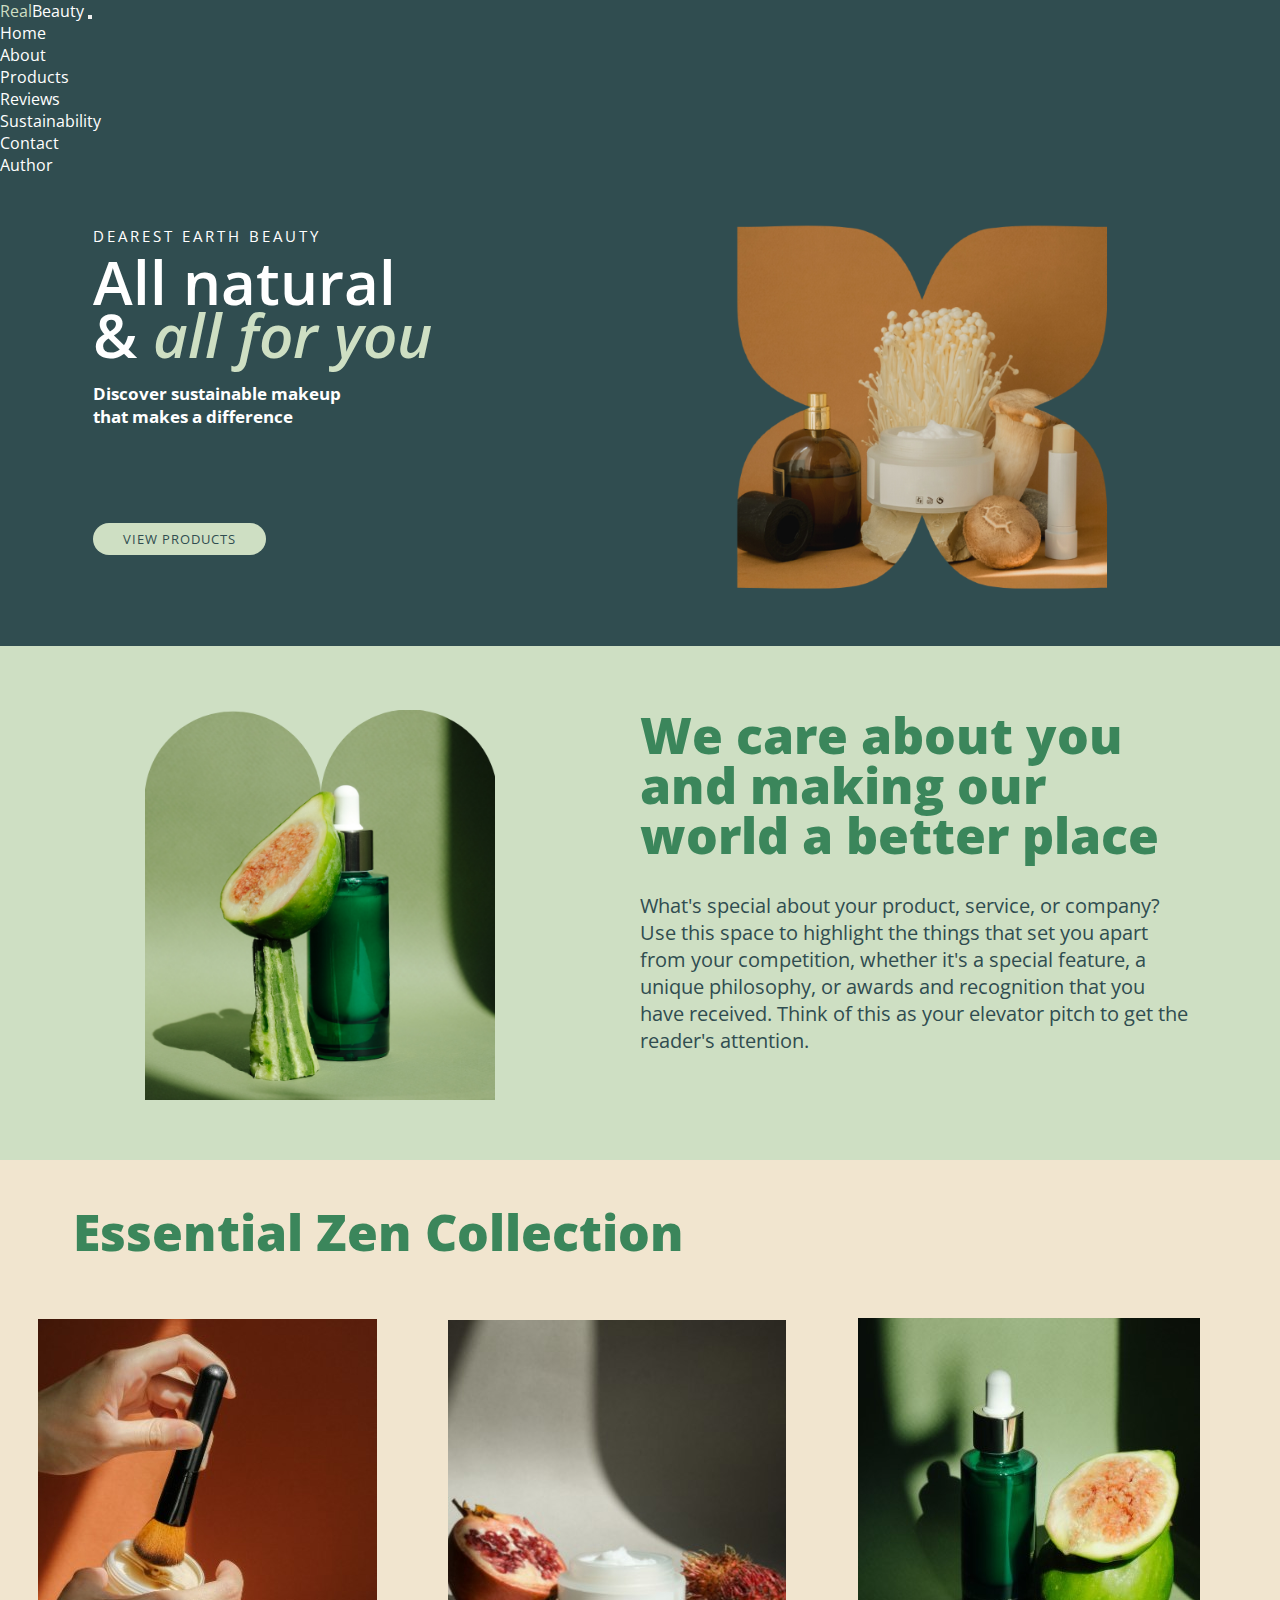
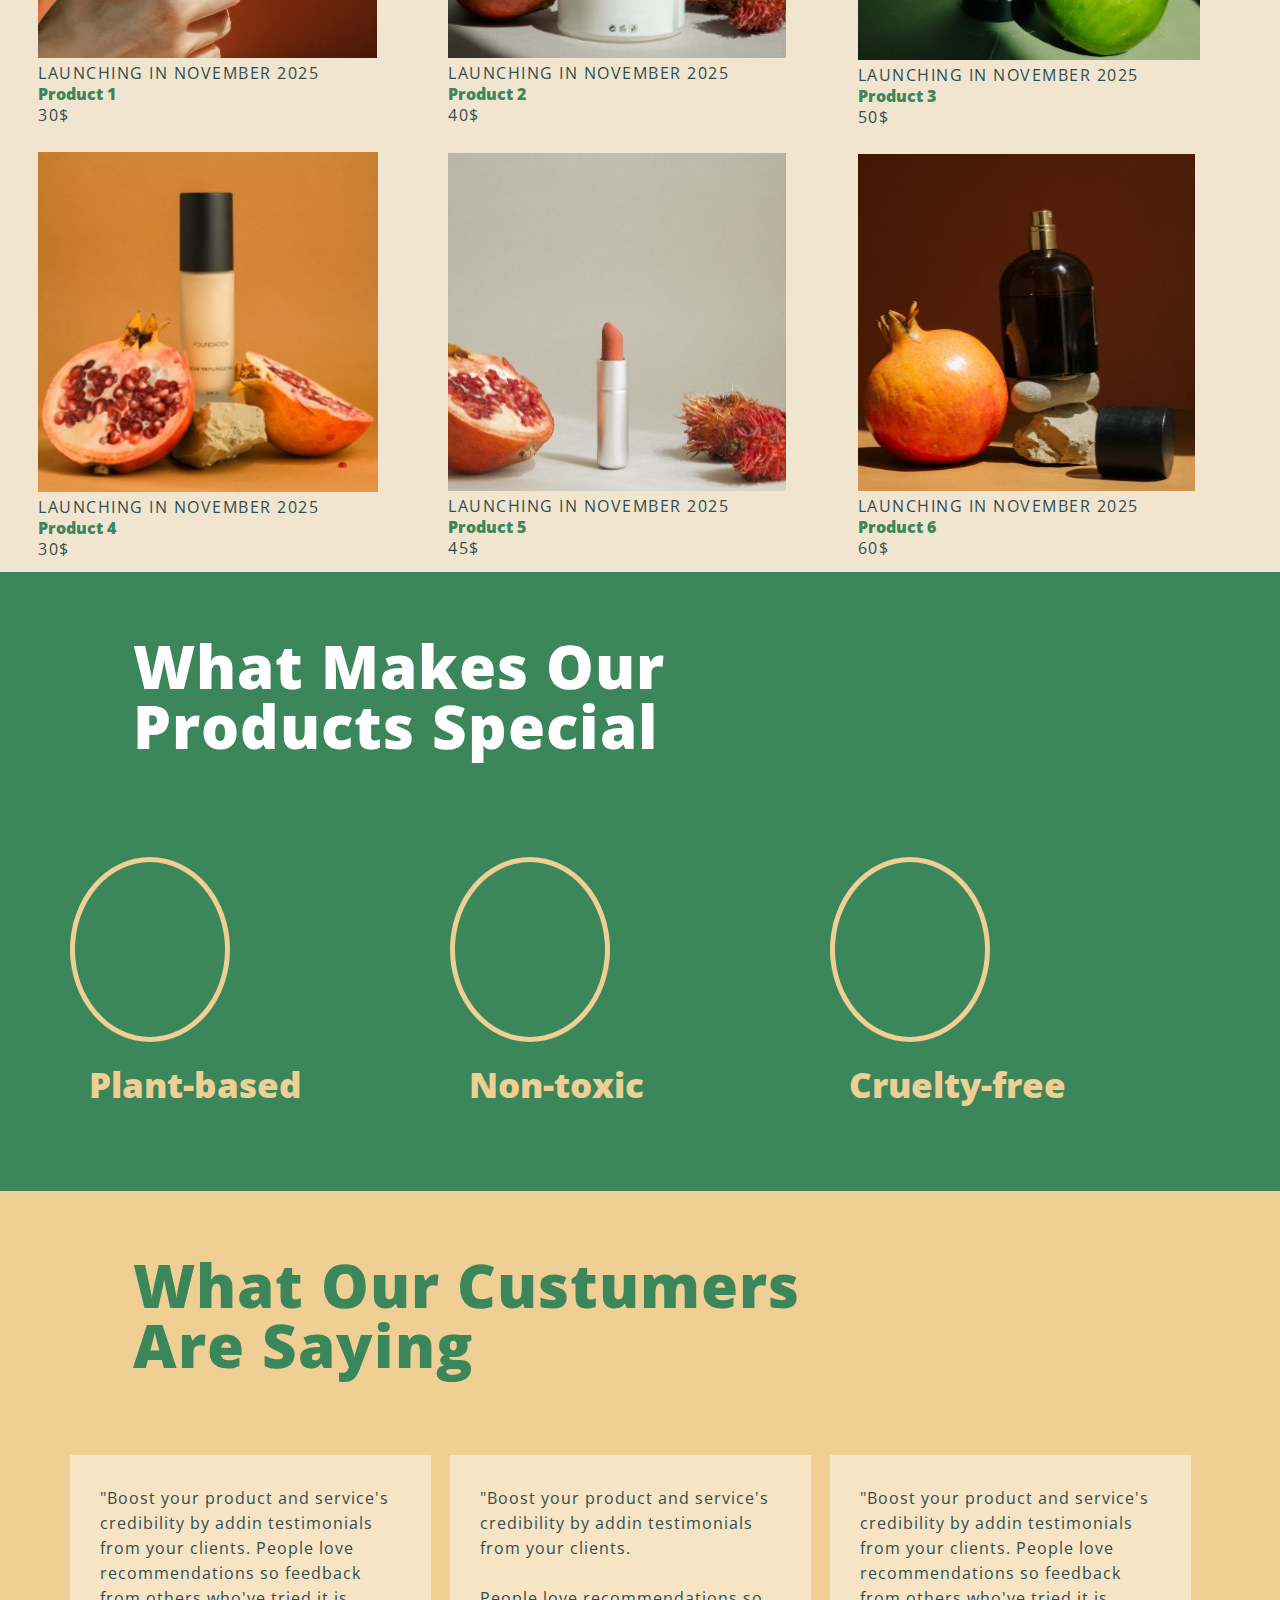
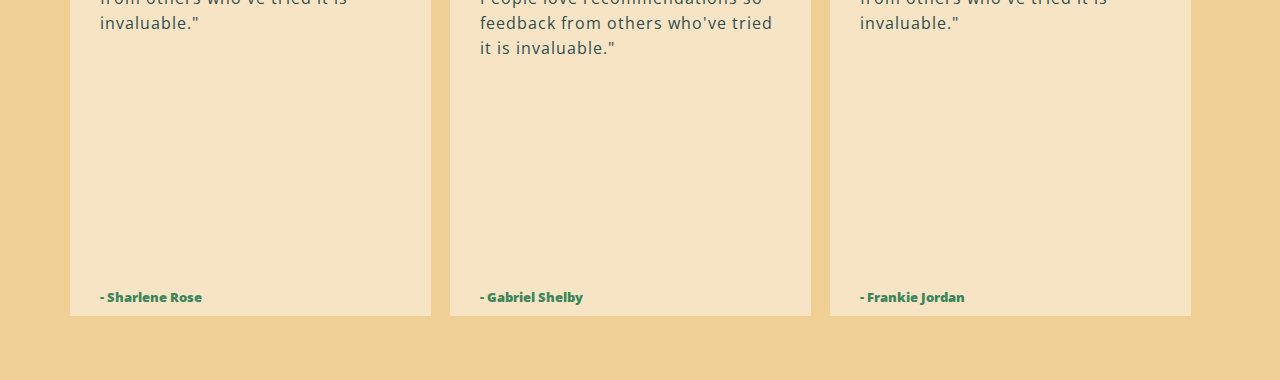
<file: index.html>
<!DOCTYPE html>
<html lang="en">
<head>
    <meta charset="UTF-8">
    <meta name="viewport" content="width=device-width, initial-scale=1.0">
    <title>Real</title>

    <link href="https://cdn.jsdelivr.net/npm/bootstrap@5.0.2/dist/css/bootstrap.min.css" rel="stylesheet" 
    integrity="sha384-EVSTQN3/azprG1Anm3QDgpJLIm9Nao0Yz1ztcQTwFspd3yD65VohhpuuCOmLASjC" crossorigin="anonymous">
    <link rel="stylesheet" href="assets/css/style.css">

    <link rel="preconnect" href="https://fonts.googleapis.com">
    <link rel="preconnect" href="https://fonts.gstatic.com" crossorigin>
    <link href="https://fonts.googleapis.com/css2?family=DM+Sans:opsz,wght@9..40,400;9..40,700&family=Open+Sans&display=swap" rel="stylesheet">
    <link rel="stylesheet" href="https://cdnjs.cloudflare.com/ajax/libs/font-awesome/6.5.1/css/all.min.css" integrity="sha512-DTOQO9RWCH3ppGqcWaEA1BIZOC6xxalwEsw9c2QQeAIftl+Vegovlnee1c9QX4TctnWMn13TZye+giMm8e2LwA=="
     crossorigin="anonymous" referrerpolicy="no-referrer" />
</head>
<body>

    <!-- Navbar start-->
    
    <nav class="navbar navbar-expand-lg ">
        <div class="container-fluid">
          <a class="navbar-brand" href="#home"><span>Real</span>Beauty</a>
          <button class="navbar-toggler" type="button" data-bs-toggle="collapse" data-bs-target="#navbarNav" aria-controls="navbarNav" aria-expanded="false" aria-label="Toggle navigation">
            <span class="navbar-toggler-icon"></span>
          </button>
          <div class="collapse navbar-collapse" id="navbarNav">
            <ul class="navbar-nav">
              <li class="nav-item">
                <a class="nav-link active" aria-current="page" href="#">Home</a>
              </li>
              <li class="nav-item">
                <a class="nav-link" href="#">About</a>
              </li>
              <li class="nav-item">
                <a class="nav-link" href="#">Products</a>
              </li>
              <li class="nav-item">
                <a class="nav-link" href="#">Reviews</a>
              </li>
              <li class="nav-item">
                <a class="nav-link" href="#">Sustainability</a>
              </li>
              <li class="nav-item">
                <a class="nav-link" href="#">Contact</a>
              </li>
              <li class="nav-item">
                <a class="nav-link" href="#">Author</a>
              </li>
            </ul>
          </div>
        </div>
      </nav>

      <!-- Navbar end-->

      <!-- Home start-->
        <div id="home" class="container-fluid">
            <div class="home-block block-left">
                <p>DEAREST EARTH BEAUTY</p>
                <h1>All natural<br>
                & <span>all for you</span></h1>
                <h2>Discover sustainable makeup <br>
                that makes a difference
                </h2>
                <button>VIEW PRODUCTS</button>
            </div>
            <div  class="home-block block-right">
                <img src="assets/images/image1.png" alt="slika 1">
            </div>
        </div>
      <!-- Home end-->

      <!-- About start-->

        <div id="about">
          <div id="about-content">
            <div class="about-block">
              <img src="assets/images/image2.png" alt="slika 2">
            </div>
            <div class="about-block">
              <h1>We care about you<br>
                and making our <br>
                world a better place</h1>
              <p>What's special about your product, service, or company? 
                Use this space to highlight the things that set you apart from your competition, 
                whether it's a special feature, a unique philosophy, or awards and recognition that you have received. 
                Think of this as your elevator pitch to get the reader's attention.</p>
            </div>
          </div>
        </div>

      <!-- About end-->

      <!-- Products start-->

        <div id="products-section">
          <h1>Essential Zen Collection</h1>
          <div id="products">
            <div class="card">
              <img class="card-img-top" src="assets/images/product1.jpg" alt="Product 1">
              <div class="card-body">
                <p class="card-text">launching in november 2025</p>
                <h4 class="card-title">Product 1</h4>
                <p class="card-text">30$</p>
              </div>
            </div>
            <div class="card">
              <img class="card-img-top" src="assets/images/product2.jpg" alt="Product 2">
              <div class="card-body">
                <p class="card-text">launching in november 2025</p>
                <h4 class="card-title">Product 2</h4>
                <p class="card-text">40$</p>
              </div>
            </div>
            <div class="card">
              <img class="card-img-top" src="assets/images/product3.jpg" alt="Product 3">
              <div class="card-body">
                <p class="card-text">launching in november 2025</p>
                <h4 class="card-title">Product 3</h4>
                <p class="card-text">50$</p>
              </div>
            </div>
            <div class="card">
              <img class="card-img-top" src="assets/images/product4.jpg" alt="Product 4">
              <div class="card-body">
                <p class="card-text">launching in november 2025</p>
                <h4 class="card-title">Product 4</h4>
                <p class="card-text">30$</p>
              </div>
            </div>
            <div class="card">
              <img class="card-img-top" src="assets/images/product5.jpg" alt="Product 5">
              <div class="card-body">
                <p class="card-text">launching in november 2025</p>
                <h4 class="card-title">Product 5</h4>
                <p class="card-text">45$</p>
              </div>
            </div>
            <div class="card">
              <img class="card-img-top" src="assets/images/product6.jpg" alt="Product 6">
              <div class="card-body">
                <p class="card-text">launching in november 2025</p>
                <h4 class="card-title">Product 6</h4>
                <p class="card-text">60$</p>
              </div>
            </div>
          </div>
        </div>

      <!-- Products end-->

      <!-- Special start-->
        <div id="special-section">
          <h1>What Makes Our </br> Products Special</h1>
          <div id="specials">
            <div class="card">
              <div class="card-icon">
                <i class="fa-solid fa-seedling"></i>
              </div>
              <div class="card-body">
                <h4 class="card-title">Plant-based</h4>
              </div>
            </div>
            <div class="card">
              <div class="card-icon">
                <i class="fa-solid fa-skull-crossbones"></i>
              </div>
              <div class="card-body">
                <h4 class="card-title">Non-toxic</h4>
              </div>
            </div>
            <div class="card">
              <div class="card-icon">
                <i class="fa-solid fa-shield-dog"></i>
              </div>
              <div class="card-body">
                <h4 class="card-title">Cruelty-free</h4>
              </div>
            </div>
          </div>
        </div>
      <!-- Special end-->

      <!-- Comments start-->
        <div id="comments-section">
          <h1>What Our Custumers </br>Are Saying</h1>
          <div id="comments">
            <div class="card">
              <div class="card-body">
                <p class="card-text">"Boost your product and service's credibility by addin testimonials from your clients. People love
                  recommendations so feedback from others who've tried it is invaluable."</p>
                <h5 class="card-title">- Sharlene Rose</h5>
              </div>
            </div>
            <div class="card">
              <div class="card-body">
                <p class="card-text">"Boost your product and service's credibility by addin testimonials from your clients.</br></br> People love
                  recommendations so feedback from others who've tried it is invaluable."</p>
                <h5 class="card-title">- Gabriel Shelby</h5>
              </div>
            </div>
            <div class="card">
              <div class="card-body">
                <p class="card-text">"Boost your product and service's credibility by addin testimonials from your clients. People love
                  recommendations so feedback from others who've tried it is invaluable."</p>
                <h5 class="card-title">- Frankie Jordan</h5>
              </div>
            </div>
          </div>
        </div>
      <!--Comments end-->


      <!-- Form start-->

      <!--Form end-->

    <script src="assets/script/main.js"></script>
    <script src="https://cdn.jsdelivr.net/npm/bootstrap@5.0.2/dist/js/bootstrap.bundle.min.js" 
    integrity="sha384-MrcW6ZMFYlzcLA8Nl+NtUVF0sA7MsXsP1UyJoMp4YLEuNSfAP+JcXn/tWtIaxVXM" crossorigin="anonymous"></script>
</body>
</html>
</file>
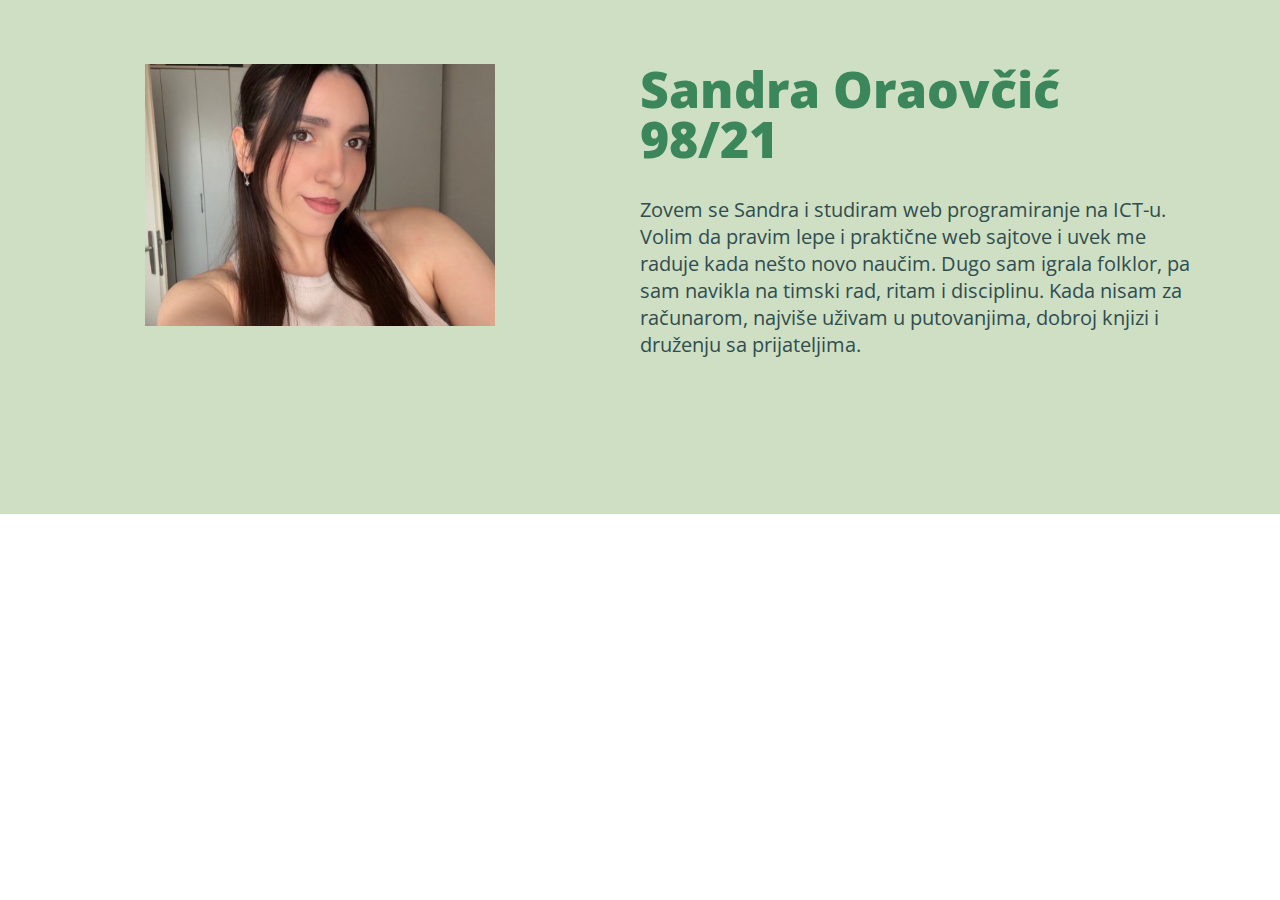
<file: pages/autor.html>
<!DOCTYPE html>
<html lang="en">
<head>
    <meta charset="UTF-8">
    <meta name="viewport" content="width=device-width, initial-scale=1.0">
    <title>Real</title>

    <link href="https://cdn.jsdelivr.net/npm/bootstrap@5.0.2/dist/css/bootstrap.min.css" rel="stylesheet" 
    integrity="sha384-EVSTQN3/azprG1Anm3QDgpJLIm9Nao0Yz1ztcQTwFspd3yD65VohhpuuCOmLASjC" crossorigin="anonymous">
    <link rel="stylesheet" href="../assets/css/style.css">

    <link rel="preconnect" href="https://fonts.googleapis.com">
    <link rel="preconnect" href="https://fonts.gstatic.com" crossorigin>
    <link href="https://fonts.googleapis.com/css2?family=DM+Sans:opsz,wght@9..40,400;9..40,700&family=Open+Sans&display=swap" rel="stylesheet">
    <link rel="stylesheet" href="https://cdnjs.cloudflare.com/ajax/libs/font-awesome/6.5.1/css/all.min.css" integrity="sha512-DTOQO9RWCH3ppGqcWaEA1BIZOC6xxalwEsw9c2QQeAIftl+Vegovlnee1c9QX4TctnWMn13TZye+giMm8e2LwA=="
     crossorigin="anonymous" referrerpolicy="no-referrer" />
</head>
<body>

    <!-- Navbar start-->
    
    <div id="navigacija"></div>

      <!-- Navbar end-->

      <!-- About start-->

        <div id="about">
          <div id="about-content">
            <div class="about-block author-img">
              <img src="../assets/images/mojaslika.jpeg" alt="slika 2">
            </div>
            <div class="about-block">
              <h1>Sandra Oraovčić  </br> 98/21</h1>
              <p>Zovem se Sandra i studiram web programiranje na ICT-u. Volim da pravim lepe i praktične web sajtove i uvek me raduje 
              kada nešto novo naučim. Dugo sam igrala folklor, pa sam navikla na timski rad, ritam i disciplinu. Kada nisam za 
              računarom, najviše uživam u putovanjima, dobroj knjizi i druženju sa prijateljima.</p>
            </div>
          </div>
        </div>

      <!-- About end-->

      <!--Footer start-->
      <div id="footer-blok"></div>
      <!--Footer end-->


    <script src="../assets/script/main.js"></script>
    <script src="https://cdn.jsdelivr.net/npm/bootstrap@5.0.2/dist/js/bootstrap.bundle.min.js" 
    integrity="sha384-MrcW6ZMFYlzcLA8Nl+NtUVF0sA7MsXsP1UyJoMp4YLEuNSfAP+JcXn/tWtIaxVXM" crossorigin="anonymous"></script>
</body>
</html>
</file>
<file: assets/css/style.css>
*{
    margin: 0;
    padding: 0;
    font-family: 'Open Sans', sans-serif;
}


a{
    text-decoration: none;
    color: #ffffff;
}

a:hover{
    color: white;
}

nav{
    background-color: #304d50;
    color: #ffffff;
}

.navbar-brand span{
    color: #cedfc3;
}
#navbarNav {
    justify-content: right;
    margin-right: 5%;
}

.nav-link{
    color: #ffffff;
}

.nav-link:hover{
    color: #cedfc3;
}
#home{
    background-color: #304d50;
    display: flex;
    flex-direction: row;
    justify-content: center;
    align-items: center;
}
.home-block{
    width: 40%;
    height: 470px;
}

.block-left{
    padding-left: 10px;
}

.block-left p{
    color: #ffffff;
    letter-spacing:3px;
    margin-top: 50px;
    font-size: 15px;
    padding-bottom: 10px;
}

.block-left h1{
    color: #ffffff;
    font-size: 60px;
    font-weight: 600;
    line-height: 53px;
}

.block-left h1 span{
    color: #cedfc3;
    font-style: italic;
}

.block-left h2{
    color: #ffffff;
    font-size: 17px;
    padding-top: 20px;
}

.block-left button{
    margin-top: 95px;
    border-radius: 32px;
    padding: 7px 30px;
    border: none;
    letter-spacing:1px;
    color: #304d50;
    background-color: #cedfc3;
}

.block-right{
    padding-left: 80px;
}

#about{
    background-color: #CEDFC3;
}

#about-content{
    display: flex;
    align-items: center;
    justify-content: center;
    flex-direction: row;
}

.about-block{
    width: 50%;
    height: 450px;
    text-align: center;
    margin-top: 5%;
}

.about-block img{
    width: 350px;
}

.about-block h1{
    text-align: left;
    color:#3B865B ;
    font-size: 50px;
    font-weight: 800;
    line-height: 50px;
}

.about-block p{
    text-align: left;
    color:#304D50 ;
    font-size: 20px;
    padding-top: 5%;
    width: 550px;
}

#products-section{
    background-color: #F1E5CF;
}

#products-section h1{
    padding: 3% 5.7%;
    color: #3B865B;
    font-weight: 800;
    font-size: 50px;
}

#products{
    display: flex;
    flex-direction: row;
    align-items: center;
    justify-content: center;
    flex-wrap: wrap;
}

#products .card{
    width: 30%;
    padding: 1%;
    border: none;
    background-color: #F1E5CF;
}

#products .card img{
    border-radius: 0%;
}

#products .card .card-body{
    padding-left: 0%;
}

#products .card .card-body p{
    text-transform: uppercase;
    line-height: 20px;
    color: #304D50;
    letter-spacing: 1.5px;
}

#products .card .card-body h4{
    color: #3B865B;
    font-weight: 800;
}

#special-section{
    background-color: #3B865B;
    padding: 5%;
}

#special-section h1{
    color: white;
    font-size: 60px;
    font-weight: 800;
    margin-left: 6%;
    margin-bottom: 7%;
    letter-spacing: 1px;
    line-height: 60px;
}

#specials{
    display: flex;
    flex-direction: row;
    align-items: center;
    justify-content: center;
    flex-wrap: wrap;
}

#specials .card {
    width: 33%;
    align-items: center;
    justify-content: center;
    border: none;
    background: none;
}


#specials .card .card-icon i{
    color: #EFCF94;
    font-size: 100px;
    align-items: center;
    justify-content: center;
    display: flex;
}

#specials .card .card-icon {
    border-radius: 50%;
    border: 5px solid;
    width: 150px;
    height: 150px;
    padding-top: 25px;
    margin-top: 20px;
    color: #EFCF94;
}

#specials .card .card-body{
    padding: 5%;
}

#specials .card .card-body .card-title{
    color: #EFCF94;
    font-size: 35px;
    font-weight: 800;
}

#comments-section{
    background-color: #EFCF94;
    padding: 5%;
}

#comments-section h1{
    color: #3B865B;
    font-size: 60px;
    font-weight: 800;
    margin-left: 6%;
    margin-bottom: 7%;
    letter-spacing: 1px;
    line-height: 60px;
}

#comments {
    display: flex;
    flex-direction: row;
    align-items: center;
    justify-content: center;
    flex-wrap: wrap;
}

#comments .card {
    width: 33%;
    align-items: center;
    justify-content: center;
    border: none;
    background: none;
}

#comments .card .card-body{
    padding: 8%;
    height: 400px;
    width: 300px;
    background: #F6E4C4;
    position: relative;
}

#comments .card .card-body .card-text{
    letter-spacing: 1px;
    line-height: 25px;    
    color:#304D50;
}

#comments .card .card-body .card-title{
    position: absolute;
    bottom: 10px;
    color: #3B865B;
    font-weight: 800;
}

@media (max-width:1024px) {

    .block-right{
        padding-left: 0px;
    }

    .about-block h1{
        font-size: 47px;
    }
    
    .about-block p{
        font-size: 17px;
        width: 480px;
    }

    #comments .card .card-body{
        height: 350px;
        width: 250px;
    }
}

@media (max-width:768px) {

    .block-left p{
        letter-spacing:3px;
        margin-top: 38px;
        font-size: 10px;
        padding-bottom: 5px;
    }
    
    .block-left h1{
        font-size: 52px;
        line-height: 45px;
    }

    .block-left h2{
        font-size: 13px;
        padding-top: 10px;
    }
    
    .block-left button{
        margin-top: 30px;
    }

    .block-right img{
        width: 380px;
    }

    .home-block{
        height: 380px;
    }

    .about-block img{
        width: 300px;
    }

    .about-block h1{
        font-size: 38px;
        line-height: 43px;
    }
    
    .about-block p{
        font-size: 15px;
        width: 350px;
    }

    #products-section h1{
        font-size: 38px;
    }

    #products .card .card-body p{
        font-size: 12px;
        letter-spacing: 0.5px;
        line-height: 15px;
    }

    #products .card .card-body h4{
        font-size: 23px;
    }

    #special-section h1{
        font-size: 50px;
        font-weight: 750;
        text-align: center;
    }

    #specials .card .card-icon {
        width: 120px;
        height: 120px;
    }

    #specials .card .card-icon i{
        font-size: 67px;
    }

    #specials .card .card-body .card-title{
    color: #EFCF94;
    font-size: 25px;
    font-weight: 800;
    }

    #comments .card .card-body{
        height: 300px;
        width: 200px;
    }

    #comments .card .card-body .card-text{
        letter-spacing: 0.5px;
        line-height: 16px;    
        color:#304D50;
        font-size: 14px;
    }

    #comments .card .card-body .card-title{
        font-size: 15px;
    }

    #comments-section h1{
        font-size: 45px;
        margin-left: 3%;
    }
}

@media (max-width:426px) {

    .block-right{
        display: none;
    }

    .block-left {
        width: 100%;
        align-items: center;
        text-align: center;
    }

    #about-content{
        flex-direction: column;
    }

    .about-block{
        width: max-content;
        height: 300px;
        text-align: center;
        margin-top: 5%;
    }

    .about-block img{
        width: 250px;
    }

    .about-block h1{
        text-align: center;
        font-size: 30px;
        line-height: 35px;
        width: max-content;
    }
    
    .about-block p{
        text-align: center;
        font-size: 12px;
        width: 300px;
    }

    #products-section h1{
        text-align: center;
        font-size: 35px;
    }
    

    #products{
        flex-direction: column;
    }

    #products .card{
        width: 80%;
        padding: 1%;
        border: none;
        background-color: #F1E5CF;
    }

    #products .card .card-body p{
        font-size: 15px;
        letter-spacing: 1px;
        line-height: 15px;
    }

    #products .card .card-body h4{
        font-size: 27px;
    }

    #special-section h1{
        font-size: 30px;
        font-weight: 650;
        letter-spacing: 1px;
        line-height: 35px;
    }

    #specials{
        flex-direction: column;
    }

    #specials .card .card-icon {
        width: 90px;
        height: 90px;
    }

    #specials .card .card-icon i{
        font-size: 40px;
    }

    #specials .card .card-body .card-title{
        color: #EFCF94;
        font-size: 15px;
        font-weight: 800;
    }

    #comments-section h1{
        font-size: 30px;
        line-height: 45px;
        align-items: center;
        text-align: center;
    }

    #comments {
        flex-direction: column;
    }

    #comments .card {
        margin-bottom: 5%;
    }
}
</file>
